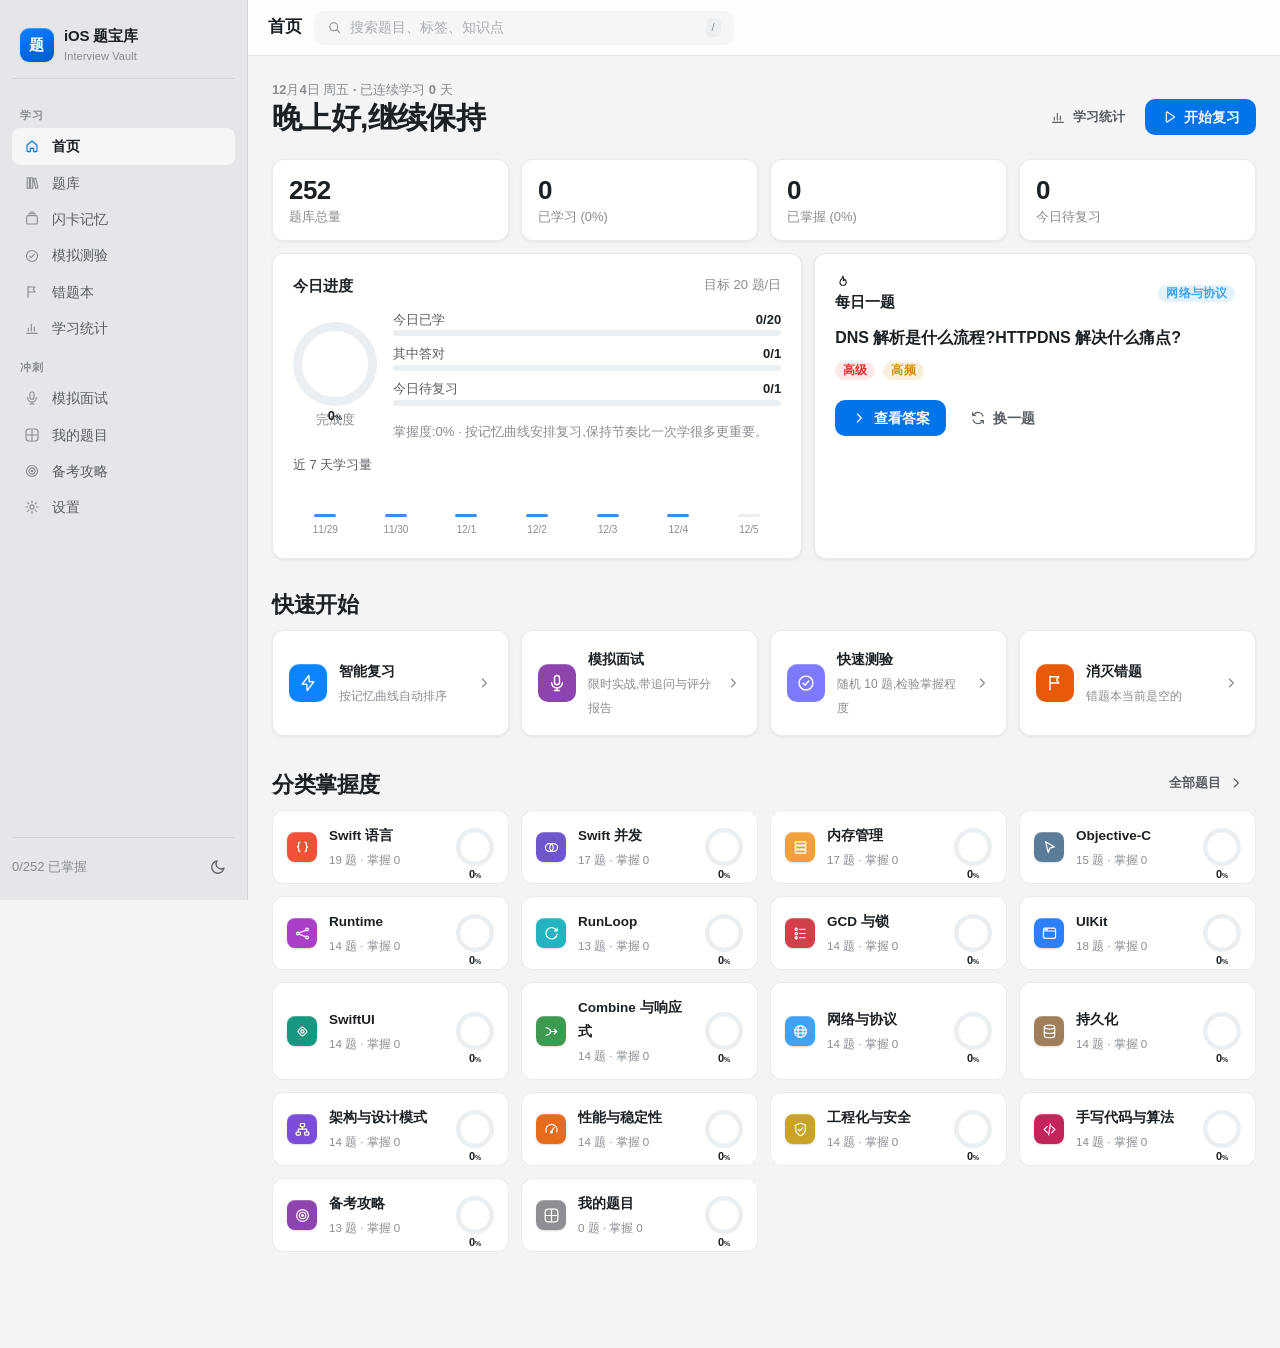
<file: index.html>
<!DOCTYPE html>
<html lang="zh-CN">
<head>
<meta charset="UTF-8">
<meta name="viewport" content="width=device-width, initial-scale=1, viewport-fit=cover">
<title>iOS 题宝库 · iOS 开发者面试复习工作台</title>
<meta name="description" content="帮助 iOS 开发者巩固面试知识、加强记忆、查漏补缺的刷题工作台:闪卡记忆、间隔重复、测验、错题本与学习统计。">
<meta name="theme-color" content="#F5F5F7" id="metaTheme">
<link rel="icon" href="data:image/svg+xml,%3Csvg xmlns='http://www.w3.org/2000/svg' viewBox='0 0 64 64'%3E%3Crect width='64' height='64' rx='14' fill='%230A84FF'/%3E%3Ctext x='32' y='43' font-size='30' text-anchor='middle' fill='white' font-family='-apple-system,PingFang SC,sans-serif' font-weight='700'%3E%E9%A2%98%3C/text%3E%3C/svg%3E">
<link rel="stylesheet" href="css/base.css?v=2.0.4">
<link rel="stylesheet" href="css/components.css?v=2.0.4">
<link rel="stylesheet" href="css/views.css?v=2.0.4">
<link rel="stylesheet" href="css/forms.css?v=2.0.4">
<link rel="manifest" href="manifest.webmanifest">
<meta name="apple-mobile-web-app-capable" content="yes">
<meta name="apple-mobile-web-app-status-bar-style" content="default">
<meta name="apple-mobile-web-app-title" content="题宝库">
<script>
// 主题防闪烁:首绘前应用
(function () {
  try {
    var s = JSON.parse(localStorage.getItem('iosih:settings') || '{}');
    var t = s.theme || 'auto';
    var dark = t === 'dark' || (t === 'auto' && window.matchMedia('(prefers-color-scheme: dark)').matches);
    document.documentElement.dataset.theme = dark ? 'dark' : 'light';
  } catch (e) {
    document.documentElement.dataset.theme = 'light';
  }
})();
</script>
</head>
<body>
<a class="skip-link" href="#view">跳到主要内容</a>
<div id="app" class="app" aria-busy="true"></div>

<script src="js/version.js?v=2.0.4"></script>
<script src="js/util.js?v=2.0.4"></script>
<script src="js/md.js?v=2.0.4"></script>
<script src="js/icons.js?v=2.0.4"></script>
<script src="js/data.js?v=2.0.4"></script>
<script src="js/data/swift.js?v=2.0.4"></script>
<script src="js/data/swift-concurrency.js?v=2.0.4"></script>
<script src="js/data/memory.js?v=2.0.4"></script>
<script src="js/data/objc.js?v=2.0.4"></script>
<script src="js/data/runtime.js?v=2.0.4"></script>
<script src="js/data/runloop.js?v=2.0.4"></script>
<script src="js/data/gcd.js?v=2.0.4"></script>
<script src="js/data/uikit.js?v=2.0.4"></script>
<script src="js/data/swiftui.js?v=2.0.4"></script>
<script src="js/data/combine.js?v=2.0.4"></script>
<script src="js/data/network.js?v=2.0.4"></script>
<script src="js/data/storage.js?v=2.0.4"></script>
<script src="js/data/architecture.js?v=2.0.4"></script>
<script src="js/data/performance.js?v=2.0.4"></script>
<script src="js/data/engineering.js?v=2.0.4"></script>
<script src="js/data/algorithm.js?v=2.0.4"></script>
<script src="js/data/strategy.js?v=2.0.4"></script>
<script src="js/data/custom.js?v=2.0.4"></script>
<script src="js/store.js?v=2.0.4"></script>
<script src="js/router.js?v=2.0.4"></script>
<script src="js/ui.js?v=2.0.4"></script>
<script src="js/views/dashboard.js?v=2.0.4"></script>
<script src="js/views/bank.js?v=2.0.4"></script>
<script src="js/views/cards.js?v=2.0.4"></script>
<script src="js/views/quiz.js?v=2.0.4"></script>
<script src="js/views/wrongbook.js?v=2.0.4"></script>
<script src="js/views/stats.js?v=2.0.4"></script>
<script src="js/views/settings.js?v=2.0.4"></script>
<script src="js/views/composer.js?v=2.0.4"></script>
<script src="js/views/mock.js?v=2.0.4"></script>
<script src="js/app.js?v=2.0.4"></script>
</body>
</html>
</file>
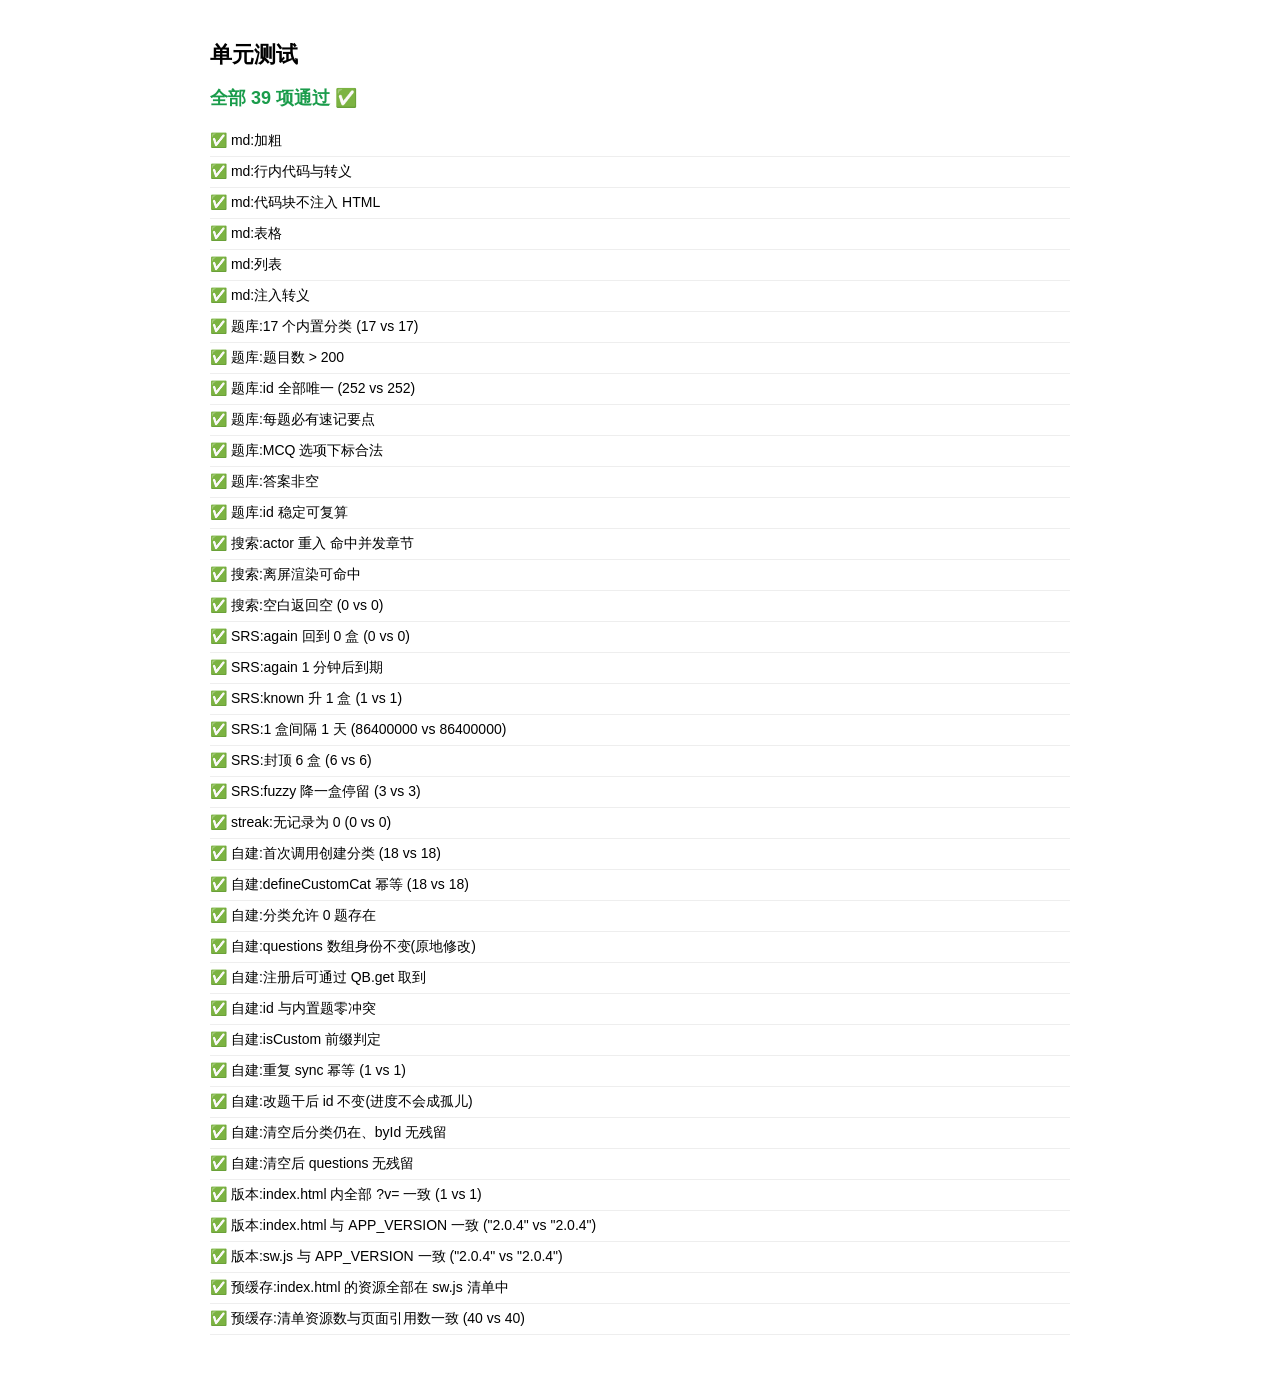
<file: tests.html>
<!DOCTYPE html>
<html lang="zh-CN">
<head>
<meta charset="UTF-8">
<title>iOS 题宝库 · 单元测试</title>
<style>
  body { font-family: -apple-system, "PingFang SC", sans-serif; max-width: 860px; margin: 40px auto; padding: 0 20px; }
  h1 { font-size: 22px; }
  .case { padding: 6px 0; border-bottom: 1px solid #eee; font-size: 14px; }
  .pass::before { content: "✅ "; }
  .fail::before { content: "❌ "; }
  .fail { color: #d00; }
  #summary { font-size: 18px; font-weight: 700; margin: 16px 0; }
</style>
</head>
<body>
<h1>单元测试</h1>
<div id="summary">运行中…</div>
<div id="out"></div>

<script src="js/version.js?v=2.0.4"></script>
<script src="js/util.js?v=2.0.4"></script>
<script src="js/md.js?v=2.0.4"></script>
<script src="js/data.js?v=2.0.4"></script>
<script>
'use strict';
// 加载全部题库
const dataFiles = ["swift","swift-concurrency","memory","objc","runtime","runloop","gcd","uikit","swiftui","combine","network","storage","architecture","performance","engineering","algorithm","strategy"];
function loadNext(i, done) {
  if (i >= dataFiles.length) return done();
  const s = document.createElement('script');
  s.src = 'js/data/' + dataFiles[i] + '.js?v=2.0.4';
  s.onload = () => loadNext(i + 1, done);
  s.onerror = () => { failSuite('数据文件加载失败:' + dataFiles[i]); done(); };
  document.body.appendChild(s);
}

const results = [];
function ok(name, cond) { results.push({ name, pass: !!cond }); }
function eq(name, a, b) { results.push({ name: name + ` (${JSON.stringify(a)} vs ${JSON.stringify(b)})`, pass: a === b }); }
function failSuite(msg) { results.push({ name: msg, pass: false }); }

function run() {
  /* ---- md 渲染 ---- */
  const mdBold = MD.render('这是 **重点** 内容');
  ok('md:加粗', mdBold.includes('<strong>重点</strong>'));
  const mdCode = MD.render('`Array<Int>` 泛型');
  ok('md:行内代码与转义', mdCode.includes('<code>Array&lt;Int&gt;</code>'));
  const mdFence = MD.render('前文\n```swift\nlet a = "<b>"\n```\n后文');
  ok('md:代码块不注入 HTML', mdFence.includes('&lt;b&gt;') && mdFence.includes('<pre>'));
  const mdTable = MD.render('| A | B |\n|---|---|\n| 1 | 2 |');
  ok('md:表格', mdTable.includes('<table>') && mdTable.includes('<th>A</th>') && mdTable.includes('<td>2</td>'));
  const mdList = MD.render('第一行\n- 甲\n- 乙\n第二行');
  ok('md:列表', mdList.includes('<ul>') && mdList.includes('<li>甲</li>'));
  const mdXss = MD.render('<img src=x onerror=alert(1)>');
  ok('md:注入转义', !mdXss.includes('<img'));

  /* ---- 题库完整性 ---- */
  eq('题库:17 个内置分类', QB.cats.filter((c) => c.key !== 'custom').length, 17);
  ok('题库:题目数 > 200', QB.questions.length > 200);
  const idSet = new Set(QB.questions.map(q => q.id));
  eq('题库:id 全部唯一', idSet.size, QB.questions.length);
  ok('题库:每题必有速记要点', QB.questions.every(q => Array.isArray(q.key) && q.key.length > 0));
  ok('题库:MCQ 选项下标合法', QB.questions.every(q => !q.opt || (q.ans >= 0 && q.ans < q.opt.length)));
  ok('题库:答案非空', QB.questions.every(q => typeof q.a === 'string' && q.a.length > 20));

  /* id 稳定性:与题目顺序无关,只由分类+题干决定 */
  const probe = QB.questions.find(q => q.cat === 'swift' && q.t.includes('struct 和 class'));
  ok('题库:id 稳定可复算', probe && probe.id === ('swift-' + fnv('swift|' + probe.t)));

  /* ---- 搜索 ---- */
  const hits = QB.search('actor 重入');
  ok('搜索:actor 重入 命中并发章节', hits.length > 0 && hits[0].cat === 'swift-concurrency');
  const hits2 = QB.search('离屏渲染');
  ok('搜索:离屏渲染可命中', hits2.length > 0);
  eq('搜索:空白返回空', QB.search('   ').length, 0);

  /* ---- SRS(纯函数) ---- */
  const T0 = Date.now();
  const again = App_store_srsNext(0, 'again', T0);
  eq('SRS:again 回到 0 盒', again.box, 0);
  ok('SRS:again 1 分钟后到期', again.due - T0 === 60e3);
  const k1 = App_store_srsNext(0, 'known', T0);
  eq('SRS:known 升 1 盒', k1.box, 1);
  eq('SRS:1 盒间隔 1 天', k1.due - T0, 86400000);
  const k6 = App_store_srsNext(6, 'known', T0);
  eq('SRS:封顶 6 盒', k6.box, 6);
  const fz = App_store_srsNext(4, 'fuzzy', T0);
  eq('SRS:fuzzy 降一盒停留', fz.box, 3);

  /* ---- 连续打卡 ---- */
  eq('streak:无记录为 0', App_streakOf({}), 0);

  /* ---- 自建题不变式(纯内存,不碰 localStorage) ---- */
  const arrRef = QB.questions;
  const catsBefore = QB.cats.length;
  QB.defineCustomCat();
  eq('自建:首次调用创建分类', QB.cats.length, catsBefore + 1);
  QB.defineCustomCat();
  eq('自建:defineCustomCat 幂等', QB.cats.length, catsBefore + 1);
  ok('自建:分类允许 0 题存在', QB.ofCat('custom').length === 0 && !!QB.cat('custom'));

  const cid = QB.mintCustomId();
  QB.syncCustom([{ id: cid, t: '测试自建题', a: '足够长的答案内容用于通过校验', key: ['要点'], lv: 2, fq: 3 }]);
  ok('自建:questions 数组身份不变(原地修改)', arrRef === QB.questions);
  ok('自建:注册后可通过 QB.get 取到', !!QB.get(cid) && QB.get(cid).custom === true);
  ok('自建:id 与内置题零冲突', !QB.questions.filter((q) => !q.custom).some((q) => q.id === cid));
  ok('自建:isCustom 前缀判定', QB.isCustom(cid) && !QB.isCustom('swift-abc1234'));
  QB.syncCustom([{ id: cid, t: '题干被改过了', a: '足够长的答案内容用于通过校验', key: ['要点'] }]);
  eq('自建:重复 sync 幂等', QB.ofCat('custom').length, 1);
  ok('自建:改题干后 id 不变(进度不会成孤儿)', !!QB.get(cid) && QB.get(cid).t === '题干被改过了');
  QB.syncCustom([]);
  ok('自建:清空后分类仍在、byId 无残留', !!QB.cat('custom') && !QB.get(cid));
  ok('自建:清空后 questions 无残留', QB.questions.filter((q) => q.custom).length === 0);

  /* ---- 版本号一致性 + 预缓存交叉校验(防"跑旧文件"幽灵 bug) ---- */
  if (location.protocol === 'file:') {
    results.push({ name: '版本一致性:file:// 下跳过(需 http 环境)', pass: true, skip: true });
    render();
  } else {
    Promise.all([
      fetch('index.html').then((r) => r.text()),
      fetch('sw.js').then((r) => r.text()),
    ]).then(([html, sw]) => {
      const vers = [...html.matchAll(/\?v=([0-9.]+)/g)].map((m) => m[1]);
      const uniq = [...new Set(vers)];
      eq('版本:index.html 内全部 ?v= 一致', uniq.length, 1);
      eq('版本:index.html 与 APP_VERSION 一致', uniq[0], APP_VERSION);
      const swVer = (sw.match(/const VERSION = '([^']+)'/) || [])[1];
      eq('版本:sw.js 与 APP_VERSION 一致', swVer, APP_VERSION);

      // index.html 引用的每个资源都必须在 sw.js 的 ASSETS 里
      const refs = [...html.matchAll(/(?:src|href)="((?:js|css)\/[^"?]+)/g)].map((m) => m[1]);
      const missing = refs.filter((p) => sw.indexOf("'" + p + "'") < 0);
      ok('预缓存:index.html 的资源全部在 sw.js 清单中' + (missing.length ? ' —— 缺少 ' + missing.join(', ') : ''), missing.length === 0);
      eq('预缓存:清单资源数与页面引用数一致', refs.length, refs.length - missing.length);
      render();
    }).catch(() => {
      results.push({ name: '版本一致性:读取文件失败,跳过', pass: true });
      render();
    });
    return;   // 异步分支里自行 render
  }
}

/* store 纯函数副本(避免加载整个 store 触碰 localStorage) */
function App_store_srsNext(box, grade, now) {
  const BOX_DAYS = [0, 1, 2, 4, 8, 16, 32];
  if (grade === 'again') return { box: 0, due: now + 60e3 };
  if (grade === 'fuzzy') { const b = Math.max(1, box - 1); return { box: b, due: now + BOX_DAYS[b] * 86400000 }; }
  const b = Math.min(6, box + 1);
  return { box: b, due: now + BOX_DAYS[b] * 86400000 };
}
function App_streakOf(days) {
  const DAY = 86400000;
  const has = (d) => { const rec = days[dayKey(d)]; return rec && rec.n > 0; };
  let cursor = new Date();
  if (!has(cursor)) cursor = new Date(cursor.getTime() - DAY);
  let c = 0;
  while (has(cursor)) { c++; cursor = new Date(cursor.getTime() - DAY); }
  return c;
}

function render() {
  const failed = results.filter(r => !r.pass);
  const out = document.getElementById('out');
  out.innerHTML = results.map(r => `<div class="case ${r.pass ? 'pass' : 'fail'}">${r.name}</div>`).join('');
  const summary = document.getElementById('summary');
  summary.textContent = failed.length === 0
    ? `全部 ${results.length} 项通过 ✅`
    : `${results.length - failed.length}/${results.length} 通过,${failed.length} 项失败`;
  summary.style.color = failed.length ? '#d00' : '#1a9c4b';
  document.title = failed.length ? `❌ ${failed.length} 失败` : '✅ 全部通过';
  window.TEST_RESULT = { total: results.length, failed: failed.length };
}

loadNext(0, run);
</script>
</body>
</html>
</file>
<file: css/base.css>
/* ============================================================
   iOS 题宝库 · base.css
   设计令牌、复位、排版、应用骨架
   原则:Apple 原生质感 / 发丝分割线 / 层级靠背景阶梯与轻投影
   ============================================================ */

:root {
  /* ---- 中性表面(浅色) ---- */
  --bg: oklch(0.965 0.003 245);
  --bg-side: oklch(0.925 0.004 245);
  --surface: oklch(1 0 0);
  --surface-2: oklch(0.972 0.003 245);
  --surface-3: oklch(0.95 0.004 245);
  --line: oklch(0 0 0 / 0.08);
  --line-strong: oklch(0 0 0 / 0.14);
  --glass: oklch(1 0 0 / 0.82);

  /* ---- 文字 ---- */
  --text: oklch(0.24 0.012 250);
  --text-2: oklch(0.48 0.012 250);
  --text-3: oklch(0.64 0.010 250);
  --text-faint: oklch(0.75 0.008 250);

  /* ---- 语义色 ---- */
  --accent: oklch(0.575 0.20 256);
  --accent-hover: oklch(0.52 0.20 256);
  --accent-soft: oklch(0.575 0.20 256 / 0.10);
  --accent-ink: oklch(0.99 0 0);
  --ok: oklch(0.66 0.16 152);
  --ok-soft: oklch(0.66 0.16 152 / 0.12);
  --warn: oklch(0.70 0.15 72);
  --warn-soft: oklch(0.70 0.15 72 / 0.14);
  --danger: oklch(0.585 0.215 27);
  --danger-soft: oklch(0.585 0.215 27 / 0.10);
  --info: oklch(0.62 0.14 230);

  /* ---- 阴影(仅浮层使用) ---- */
  --shadow-pop: 0 8px 30px oklch(0 0 0 / 0.12), 0 2px 8px oklch(0 0 0 / 0.06);
  --shadow-card: 0 1px 3px oklch(0 0 0 / 0.07);
  --shadow-card-hover: 0 2px 10px oklch(0 0 0 / 0.09), 0 1px 3px oklch(0 0 0 / 0.06);

  /* ---- 圆角标尺 ---- */
  --r-sm: 8px;
  --r-md: 12px;
  --r-lg: 16px;
  --r-btn: 10px;
  --r-pill: 999px;

  /* ---- 间距标尺 ---- */
  --sp-1: 4px;
  --sp-2: 8px;
  --sp-3: 12px;
  --sp-4: 16px;
  --sp-5: 20px;
  --sp-6: 24px;
  --sp-8: 32px;
  --sp-10: 40px;

  /* ---- 动效 ---- */
  --ease-out: cubic-bezier(0.16, 1, 0.3, 1);
  --ease-spring: cubic-bezier(0.2, 0.9, 0.25, 1);
  --dur-fast: 120ms;
  --dur-med: 220ms;
  --dur-slow: 480ms;

  /* ---- 字体 ---- */
  --font: -apple-system, BlinkMacSystemFont, "SF Pro Text", "SF Pro SC",
    "PingFang SC", "HarmonyOS Sans SC", "Helvetica Neue", "Segoe UI",
    "Microsoft YaHei", sans-serif;
  --mono: ui-monospace, "SF Mono", SFMono-Regular, Menlo, Consolas, monospace;

  --side-w: 248px;
  --topbar-h: 56px;
  --content-w: 1060px;
}

:root[data-theme="dark"] {
  --bg: oklch(0.155 0.006 250);
  --bg-side: oklch(0.175 0.007 250);
  --surface: oklch(1 0 0 / 0.055);
  --surface-2: oklch(1 0 0 / 0.09);
  --surface-3: oklch(1 0 0 / 0.13);
  --line: oklch(1 0 0 / 0.10);
  --line-strong: oklch(1 0 0 / 0.18);
  --glass: oklch(0.16 0.006 250 / 0.82);

  --text: oklch(1 0 0 / 0.93);
  --text-2: oklch(1 0 0 / 0.62);
  --text-3: oklch(1 0 0 / 0.45);
  --text-faint: oklch(1 0 0 / 0.32);

  --accent: oklch(0.64 0.17 250);
  --accent-hover: oklch(0.70 0.16 250);
  --accent-soft: oklch(0.64 0.17 250 / 0.16);
  --ok: oklch(0.72 0.17 152);
  --ok-soft: oklch(0.72 0.17 152 / 0.15);
  --warn: oklch(0.78 0.15 75);
  --warn-soft: oklch(0.78 0.15 75 / 0.16);
  --danger: oklch(0.68 0.20 25);
  --danger-soft: oklch(0.68 0.20 25 / 0.15);

  --shadow-pop: 0 12px 40px oklch(0 0 0 / 0.55), 0 2px 10px oklch(0 0 0 / 0.4);
  --shadow-card: 0 1px 2px oklch(0 0 0 / 0.35);
  --shadow-card-hover: 0 3px 14px oklch(0 0 0 / 0.45);
}

/* ---------- 复位 ---------- */
*, *::before, *::after { box-sizing: border-box; }
* { margin: 0; padding: 0; }
html { -webkit-text-size-adjust: 100%; scroll-behavior: smooth; }
body {
  font-family: var(--font);
  font-size: 15px;
  line-height: 1.6;
  color: var(--text);
  background: var(--bg);
  -webkit-font-smoothing: antialiased;
  -moz-osx-font-smoothing: grayscale;
  text-rendering: optimizeLegibility;
  touch-action: manipulation;
  overscroll-behavior-y: none;
}
img, svg { display: block; }
button, input, select, textarea { font: inherit; color: inherit; }
button { background: none; border: 0; cursor: pointer; }
a { color: var(--accent); text-decoration: none; }
ul, ol { list-style: none; }
::selection { background: var(--accent-soft); }

/* 数字统一等宽,统计不跳动 */
.num, .stat-num, .ring-num, time { font-variant-numeric: tabular-nums; }

/* ---------- 焦点与跳转 ---------- */
:focus-visible {
  outline: 2px solid var(--accent);
  outline-offset: 2px;
  border-radius: var(--r-sm);
}
.skip-link {
  position: fixed;
  top: -48px;
  left: 16px;
  z-index: 200;
  padding: 8px 16px;
  border-radius: var(--r-btn);
  background: var(--accent);
  color: var(--accent-ink);
  transition: top var(--dur-med) var(--ease-out);
}
.skip-link:focus-visible { top: 12px; }

/* ---------- 滚动条 ---------- */
::-webkit-scrollbar { width: 10px; height: 10px; }
::-webkit-scrollbar-thumb {
  background: oklch(0.5 0 0 / 0.22);
  border-radius: 6px;
  border: 3px solid transparent;
  background-clip: padding-box;
}
::-webkit-scrollbar-track { background: transparent; }

/* ---------- 应用骨架 ---------- */
.app {
  display: grid;
  grid-template-columns: var(--side-w) 1fr;
  min-height: 100dvh;
}
.side {
  position: sticky;
  top: 0;
  height: 100dvh;
  overflow-y: auto;
  background: var(--bg-side);
  border-right: 1px solid var(--line);
  display: flex;
  flex-direction: column;
  padding: var(--sp-4) var(--sp-3);
  gap: var(--sp-2);
  z-index: 30;
}
.main {
  min-width: 0;
  display: flex;
  flex-direction: column;
}
.topbar {
  position: sticky;
  top: 0;
  z-index: 25;
  height: var(--topbar-h);
  display: flex;
  align-items: center;
  gap: var(--sp-3);
  padding: 0 var(--sp-5);
  background: var(--glass);
  -webkit-backdrop-filter: saturate(1.4) blur(12px);
  backdrop-filter: saturate(1.4) blur(12px);
  border-bottom: 1px solid var(--line);
}
.view {
  flex: 1;
  width: 100%;
  max-width: var(--content-w);
  margin: 0 auto;
  padding: var(--sp-6) var(--sp-6) 96px;
}
.view > * { animation: view-in var(--dur-med) var(--ease-out) both; }
@keyframes view-in {
  from { opacity: 0; transform: translateY(8px); }
  to { opacity: 1; transform: none; }
}

/* 移动端底部标签栏 */
.tabbar { display: none; }

/* ---------- 排版基础 ---------- */
h1, h2, h3, h4, h5 { font-weight: 650; letter-spacing: -0.01em; text-wrap: balance; }
.h-display { font-size: 30px; font-weight: 700; letter-spacing: -0.022em; line-height: 1.15; }
.h-1 { font-size: 22px; font-weight: 700; letter-spacing: -0.018em; line-height: 1.25; }
.h-2 { font-size: 17px; font-weight: 650; line-height: 1.35; }
.h-3 { font-size: 15px; font-weight: 650; }
.t-2 { color: var(--text-2); }
.t-3 { color: var(--text-3); }
.small { font-size: 13px; }
.mono { font-family: var(--mono); }

/* ---------- 通用工具 ---------- */
.row { display: flex; align-items: center; gap: var(--sp-2); }
.row-top { display: flex; align-items: flex-start; gap: var(--sp-2); }
.col { display: flex; flex-direction: column; gap: var(--sp-2); }
.between { display: flex; align-items: center; justify-content: space-between; gap: var(--sp-3); }
.wrap { flex-wrap: wrap; }
.grow { flex: 1; min-width: 0; }
.center { display: flex; align-items: center; justify-content: center; }
.mt-2 { margin-top: var(--sp-2); } .mt-3 { margin-top: var(--sp-3); } .mt-4 { margin-top: var(--sp-4); }
.mt-6 { margin-top: var(--sp-6); } .mt-8 { margin-top: var(--sp-8); }
.gap-1 { gap: var(--sp-1); } .gap-3 { gap: var(--sp-3); } .gap-4 { gap: var(--sp-4); }
.truncate { overflow: hidden; text-overflow: ellipsis; white-space: nowrap; }
.clamp-2 {
  display: -webkit-box;
  -webkit-line-clamp: 2;
  -webkit-box-orient: vertical;
  overflow: hidden;
}

/* 可交互元素统一按下回弹(App shell 规则) */
.press { transition: transform var(--dur-fast) var(--ease-out), opacity var(--dur-fast) var(--ease-out); }
.press:active { transform: scale(0.96); }

/* ---------- 降低动效偏好 ---------- */
@media (prefers-reduced-motion: reduce) {
  *, *::before, *::after {
    animation-duration: 1ms !important;
    transition-duration: 1ms !important;
    scroll-behavior: auto !important;
  }
}
</file>
<file: css/components.css>
/* ============================================================
   iOS 题宝库 · components.css
   侧栏、按钮、徽章、卡片、进度环、弹层、题解排版
   ============================================================ */

/* ---------- 图标默认尺寸(防 SVG 无约束撑爆) ---------- */
.ic { width: 16px; height: 16px; flex: none; }

/* ---------- 品牌 ---------- */
.brand {
  display: flex;
  align-items: center;
  gap: 10px;
  padding: var(--sp-2) var(--sp-2) var(--sp-3);
  border-bottom: 1px solid var(--line);
  margin-bottom: var(--sp-2);
}
.brand-icon {
  width: 34px;
  height: 34px;
  border-radius: 9px;
  background: linear-gradient(160deg, #0a84ff, #0055d4);
  color: #fff;
  display: grid;
  place-items: center;
  font-weight: 800;
  font-size: 15px;
  letter-spacing: 0.02em;
  box-shadow: inset 0 1px 0 rgb(255 255 255 / 0.25), var(--shadow-card);
  flex: none;
}
.brand-name { font-size: 15px; font-weight: 700; letter-spacing: -0.01em; }
.brand-sub { font-size: 11px; color: var(--text-3); letter-spacing: 0.01em; }

/* ---------- 侧栏导航 ---------- */
.nav-label {
  font-size: 11px;
  font-weight: 650;
  color: var(--text-3);
  letter-spacing: 0.06em;
  padding: var(--sp-3) var(--sp-2) var(--sp-1);
}
.nav-item {
  display: flex;
  align-items: center;
  gap: 10px;
  width: 100%;
  padding: 7px 10px;
  border-radius: var(--r-sm);
  color: var(--text-2);
  font-size: 14px;
  font-weight: 500;
  text-align: left;
  transition: background var(--dur-fast) var(--ease-out), color var(--dur-fast) var(--ease-out), transform var(--dur-fast) var(--ease-out);
}
.nav-item:active { transform: scale(0.97); }
.nav-item:hover { background: var(--surface-2); color: var(--text); }
.nav-item.active { background: var(--surface-2); color: var(--text); font-weight: 650; }
.nav-item.active .nav-glyph { color: var(--accent); }
.nav-glyph { width: 20px; height: 20px; flex: none; color: var(--text-3); display: grid; place-items: center; }
.nav-count {
  margin-left: auto;
  font-size: 11.5px;
  font-weight: 650;
  font-variant-numeric: tabular-nums;
  color: var(--text-3);
  background: var(--surface-2);
  border-radius: var(--r-pill);
  padding: 1px 8px;
}
.nav-count.hot { background: var(--danger-soft); color: var(--danger); }
.nav-count.due { background: var(--accent-soft); color: var(--accent); }
.side-foot {
  margin-top: auto;
  padding-top: var(--sp-3);
  border-top: 1px solid var(--line);
  display: flex;
  align-items: center;
  justify-content: space-between;
  gap: var(--sp-2);
}

/* ---------- 分类小图标(应用图标徽章) ---------- */
.cat-icon {
  width: 30px;
  height: 30px;
  border-radius: 8px;
  display: grid;
  place-items: center;
  color: #fff;
  background: var(--cat, #0a84ff);
  flex: none;
  position: relative;
  box-shadow: inset 0 1px 0 rgb(255 255 255 / 0.22), 0 1px 2px rgb(0 0 0 / 0.14);
}
.cat-icon svg { width: 17px; height: 17px; }
.cat-icon.lg { width: 38px; height: 38px; border-radius: 10px; }
.cat-icon.lg svg { width: 21px; height: 21px; }
.cat-icon.ghost {
  background: color-mix(in oklab, var(--cat, #0a84ff) 16%, transparent);
  color: var(--cat, #0a84ff);
  box-shadow: none;
}

/* ---------- 徽章与标签 ---------- */
.badge {
  display: inline-flex;
  align-items: center;
  gap: 4px;
  font-size: 11.5px;
  font-weight: 600;
  line-height: 1;
  padding: 3px 8px;
  border-radius: var(--r-pill);
  white-space: nowrap;
  letter-spacing: 0.01em;
}
.badge.lv1 { background: var(--surface-2); color: var(--text-2); }
.badge.lv2 { background: var(--warn-soft); color: var(--warn); }
.badge.lv3 { background: var(--danger-soft); color: var(--danger); }
.badge.fq3 { background: var(--danger-soft); color: var(--danger); }
.badge.fq2 { background: var(--warn-soft); color: var(--warn); }
.badge.fq1 { background: var(--surface-2); color: var(--text-3); }
.badge.cat {
  background: color-mix(in oklab, var(--cat, #0a84ff) 14%, transparent);
  color: var(--cat, #0a84ff);
}
.badge.info { background: var(--accent-soft); color: var(--accent); }
.badge.ok { background: var(--ok-soft); color: var(--ok); }

/* 掌握状态点 */
.dot { width: 8px; height: 8px; border-radius: 50%; flex: none; }
.dot.new { background: var(--text-faint); }
.dot.learning { background: var(--warn); }
.dot.mastered { background: var(--ok); }
.dot.due { background: var(--accent); box-shadow: 0 0 0 3px var(--accent-soft); }
.dot.wrong { background: var(--danger); }
.status-text { font-size: 12px; color: var(--text-3); }

/* ---------- 按钮 ---------- */
.btn {
  display: inline-flex;
  align-items: center;
  justify-content: center;
  gap: 7px;
  min-height: 36px;
  padding: 7px 16px;
  border-radius: var(--r-btn);
  font-size: 14px;
  font-weight: 600;
  color: var(--text);
  background: var(--surface-2);
  transition: transform var(--dur-fast) var(--ease-out), background var(--dur-fast) var(--ease-out),
    color var(--dur-fast) var(--ease-out), opacity var(--dur-fast) var(--ease-out);
  user-select: none;
}
.btn:active { transform: scale(0.96); }
.btn:hover { background: var(--surface-3); }
.btn:disabled { opacity: 0.45; cursor: default; transform: none; }
.btn.primary { background: var(--accent); color: var(--accent-ink); }
.btn.primary:hover { background: var(--accent-hover); }
.btn.danger { background: var(--danger-soft); color: var(--danger); }
.btn.danger:hover { background: oklch(from var(--danger) l c h / 0.18); }
.btn.ghost { background: transparent; color: var(--text-2); }
.btn.ghost:hover { background: var(--surface-2); color: var(--text); }
.btn.sm { min-height: 30px; padding: 4px 12px; font-size: 13px; border-radius: 8px; }
.btn.lg { min-height: 46px; padding: 11px 22px; font-size: 15px; border-radius: 12px; }
.btn.no { background: var(--danger-soft); color: var(--danger); }
.btn.no:hover { background: oklch(from var(--danger) l c h / 0.18); }
.btn.fuzzy { background: var(--warn-soft); color: var(--warn); }
.btn.fuzzy:hover { background: oklch(from var(--warn) l c h / 0.24); }
.btn.yes { background: var(--ok-soft); color: var(--ok); }
.btn.yes:hover { background: oklch(from var(--ok) l c h / 0.2); }
.btn .ic { width: 16px; height: 16px; }
.btn-block { width: 100%; }

/* 分级评分按钮 */
.grade-btn { flex: 1; min-height: 52px; border-radius: var(--r-md); font-size: 15px; font-weight: 650; gap: 8px; }
.grade-btn .sub { display: block; font-size: 11px; font-weight: 500; opacity: 0.75; }
.grade-btn.no { background: var(--danger-soft); color: var(--danger); }
.grade-btn.no:hover { background: oklch(from var(--danger) l c h / 0.2); }
.grade-btn.fuzzy { background: var(--warn-soft); color: var(--warn); }
.grade-btn.fuzzy:hover { background: oklch(from var(--warn) l c h / 0.24); }
.grade-btn.yes { background: var(--ok-soft); color: var(--ok); }
.grade-btn.yes:hover { background: oklch(from var(--ok) l c h / 0.22); }

/* 图标按钮 */
.icon-btn {
  width: 34px;
  height: 34px;
  border-radius: var(--r-btn);
  display: grid;
  place-items: center;
  color: var(--text-2);
  transition: transform var(--dur-fast) var(--ease-out), background var(--dur-fast) var(--ease-out), color var(--dur-fast) var(--ease-out);
}
.icon-btn:active { transform: scale(0.92); }
.icon-btn:hover { background: var(--surface-2); color: var(--text); }
.icon-btn .ic { width: 18px; height: 18px; }
.icon-btn.on { color: var(--warn); }

/* ---------- 卡片 ---------- */
.card {
  background: var(--surface);
  border: 1px solid var(--line);
  border-radius: var(--r-md);
  box-shadow: var(--shadow-card);
}
.card.pad { padding: var(--sp-5); }
.card.hover {
  transition: transform var(--dur-med) var(--ease-out), box-shadow var(--dur-med) var(--ease-out);
}
.card.hover:hover { box-shadow: var(--shadow-card-hover); transform: translateY(-1px); }

/* 统计瓷贴 */
.stat-tile { padding: var(--sp-4) var(--sp-4) var(--sp-3); display: flex; flex-direction: column; gap: 2px; }
.stat-num { font-size: 26px; font-weight: 750; letter-spacing: -0.022em; line-height: 1.1; }
.stat-label { font-size: 12.5px; color: var(--text-3); font-weight: 500; }

/* ---------- 进度环与条 ---------- */
.ring { position: relative; display: inline-grid; place-items: center; flex: none; }
.ring svg { transform: rotate(-90deg); display: block; }
.ring .ring-bg { stroke: var(--surface-3); }
.ring .ring-fg { stroke: var(--ring-c, var(--accent)); transition: stroke-dashoffset 700ms var(--ease-out); }
.ring-num { font-size: 13px; font-weight: 700; color: var(--text); }
.ring.small .ring-num { font-size: 11px; }

.bar {
  height: 6px;
  border-radius: var(--r-pill);
  background: var(--surface-3);
  overflow: hidden;
  display: flex;
}
.bar > i {
  display: block;
  height: 100%;
  background: var(--bar-c, var(--accent));
  border-radius: var(--r-pill);
  transition: width 500ms var(--ease-out);
}
.bar.stacked > i { border-radius: 0; }
.bar.stacked > i:first-child { border-radius: var(--r-pill) 0 0 var(--r-pill); }
.bar.stacked > i:last-child { border-radius: 0 var(--r-pill) var(--r-pill) 0; }

/* ---------- 输入与分段控件 ---------- */
.search {
  display: flex;
  align-items: center;
  gap: 8px;
  height: 34px;
  padding: 0 12px;
  flex: 1;
  max-width: 420px;
  border-radius: var(--r-btn);
  background: var(--surface-2);
  border: 1px solid transparent;
  transition: border-color var(--dur-fast) var(--ease-out), background var(--dur-fast) var(--ease-out);
}
.search:focus-within { background: var(--surface); border-color: var(--accent); }
.search input { flex: 1; min-width: 0; background: none; border: 0; outline: none; font-size: 14px; }
.search input::placeholder { color: var(--text-faint); }
.search .ic { width: 15px; height: 15px; color: var(--text-3); flex: none; }
.search kbd {
  font-family: var(--font);
  font-size: 11px;
  color: var(--text-3);
  background: var(--surface-3);
  border-radius: 5px;
  padding: 1px 6px;
}

.seg {
  display: inline-flex;
  padding: 3px;
  gap: 2px;
  background: var(--surface-2);
  border-radius: var(--r-btn);
}
.seg button {
  min-height: 28px;
  padding: 4px 14px;
  border-radius: 7px;
  font-size: 13px;
  font-weight: 550;
  color: var(--text-2);
  transition: all var(--dur-fast) var(--ease-out);
}
.seg button:active { transform: scale(0.95); }
.seg button:hover { color: var(--text); }
.seg button.on {
  background: var(--surface);
  color: var(--text);
  font-weight: 650;
  box-shadow: var(--shadow-card);
}

/* 筛选片 */
.chip {
  display: inline-flex;
  align-items: center;
  gap: 6px;
  min-height: 30px;
  padding: 5px 13px;
  border-radius: var(--r-pill);
  font-size: 13px;
  font-weight: 550;
  color: var(--text-2);
  background: var(--surface-2);
  border: 1px solid transparent;
  transition: all var(--dur-fast) var(--ease-out);
  white-space: nowrap;
}
.chip:active { transform: scale(0.95); }
.chip:hover { color: var(--text); background: var(--surface-3); }
.chip.on { background: var(--accent-soft); color: var(--accent); border-color: color-mix(in oklab, var(--accent) 30%, transparent); }
.chip .n { font-size: 11px; opacity: 0.75; font-variant-numeric: tabular-nums; }

/* ---------- 题解排版(markdown-lite 渲染产物) ---------- */
.md { font-size: 14.5px; line-height: 1.75; color: var(--text); }
.md > * + * { margin-top: 10px; }
.md p { text-wrap: pretty; }
.md strong { font-weight: 650; color: var(--text); }
.md h4 { font-size: 14.5px; font-weight: 700; margin-top: 14px; }
.md h5 { font-size: 13.5px; font-weight: 650; color: var(--text-2); margin-top: 12px; }
.md ul, .md ol { padding-left: 4px; display: flex; flex-direction: column; gap: 4px; }
.md li { padding-left: 18px; position: relative; }
.md ul > li::before {
  content: "";
  position: absolute;
  left: 4px;
  top: 0.72em;
  width: 5px;
  height: 5px;
  border-radius: 2px;
  background: var(--accent);
}
.md ol { counter-reset: oli; }
.md ol > li::before {
  counter-increment: oli;
  content: counter(oli);
  position: absolute;
  left: 0;
  top: 0.08em;
  font-size: 12px;
  font-weight: 700;
  color: var(--accent);
  font-variant-numeric: tabular-nums;
}
.md li.sub { margin-left: 20px; }
.md ul > li.sub::before { background: var(--text-faint); border-radius: 50%; width: 4px; height: 4px; }
.md code {
  font-family: var(--mono);
  font-size: 0.86em;
  background: var(--surface-3);
  border-radius: 5px;
  padding: 1.5px 6px;
  letter-spacing: -0.01em;
}
.md pre {
  background: oklch(0.19 0.014 255);
  color: oklch(0.92 0.01 250);
  border-radius: var(--r-sm);
  padding: 12px 14px;
  overflow-x: auto;
  font-family: var(--mono);
  font-size: 12.5px;
  line-height: 1.65;
  tab-size: 2;
}
.md pre code { background: none; padding: 0; color: inherit; font-size: inherit; }
.md pre .c-lang {
  float: right;
  font-size: 10.5px;
  font-weight: 700;
  letter-spacing: 0.08em;
  color: oklch(0.65 0.02 250);
  text-transform: uppercase;
}
.md blockquote {
  border-left: 3px solid var(--accent);
  background: var(--accent-soft);
  border-radius: 0 var(--r-sm) var(--r-sm) 0;
  padding: 8px 12px;
  color: var(--text-2);
  font-size: 14px;
}
.md table {
  width: 100%;
  border-collapse: collapse;
  font-size: 13px;
  border-radius: var(--r-sm);
  overflow: hidden;
}
.md th, .md td { text-align: left; padding: 7px 10px; border-bottom: 1px solid var(--line); }
.md th { background: var(--surface-2); font-weight: 650; white-space: nowrap; color: var(--text-2); }
.md tr:last-child td { border-bottom: 0; }
.md a { text-decoration: underline; text-underline-offset: 3px; }
.md hr { border: 0; border-top: 1px solid var(--line); }

/* 速记要点 */
.keypoints {
  display: flex;
  flex-direction: column;
  gap: 6px;
  background: var(--accent-soft);
  border-radius: var(--r-md);
  padding: 12px 14px;
}
.keypoints .kp-title {
  font-size: 11.5px;
  font-weight: 700;
  letter-spacing: 0.05em;
  color: var(--accent);
  display: flex;
  align-items: center;
  gap: 5px;
}
.keypoints .kp-title .ic { width: 13px; height: 13px; }
.keypoints li {
  font-size: 13.5px;
  padding-left: 16px;
  position: relative;
  color: color-mix(in oklab, var(--accent) 55%, var(--text));
}
.keypoints li::before {
  content: "";
  position: absolute;
  left: 2px;
  top: 0.62em;
  width: 6px;
  height: 6px;
  border-radius: 50%;
  background: var(--accent);
  opacity: 0.7;
}

/* 深挖/追问折叠 */
.deep-toggle {
  display: inline-flex;
  align-items: center;
  gap: 6px;
  font-size: 13px;
  font-weight: 600;
  color: var(--info);
}
.deep-body {
  display: grid;
  grid-template-rows: 0fr;
  transition: grid-template-rows var(--dur-med) var(--ease-out);
}
.deep-body.open { grid-template-rows: 1fr; }
.deep-body > div { overflow: hidden; }
.deep-card {
  margin-top: 8px;
  border: 1px dashed color-mix(in oklab, var(--info) 40%, transparent);
  border-radius: var(--r-md);
  padding: 12px 14px;
  background: color-mix(in oklab, var(--info) 6%, transparent);
}

/* ---------- 弹层 ---------- */
.overlay {
  position: fixed;
  inset: 0;
  z-index: 100;
  background: oklch(0 0 0 / 0.4);
  display: grid;
  place-items: center;
  padding: var(--sp-5);
  animation: fade-in var(--dur-fast) var(--ease-out) both;
  overscroll-behavior: contain;
}
@keyframes fade-in { from { opacity: 0; } to { opacity: 1; } }
.modal {
  width: 100%;
  max-width: 420px;
  background: var(--surface);
  border: 1px solid var(--line);
  border-radius: var(--r-lg);
  box-shadow: var(--shadow-pop);
  padding: var(--sp-5);
  animation: pop-in var(--dur-med) var(--ease-spring) both;
}
@keyframes pop-in {
  from { opacity: 0; transform: translateY(10px) scale(0.97); }
  to { opacity: 1; transform: none; }
}
.modal h3 { font-size: 16px; font-weight: 700; }
.modal .modal-body { margin-top: 8px; font-size: 14px; color: var(--text-2); }
.modal .modal-actions { margin-top: 18px; display: flex; justify-content: flex-end; gap: var(--sp-2); }

/* Toast */
.toasts {
  position: fixed;
  left: 50%;
  bottom: 32px;
  transform: translateX(-50%);
  z-index: 120;
  display: flex;
  flex-direction: column;
  align-items: center;
  gap: 8px;
  pointer-events: none;
}
.toast {
  display: flex;
  align-items: center;
  gap: 8px;
  background: oklch(0.22 0.01 250 / 0.94);
  color: oklch(0.95 0 0);
  font-size: 13.5px;
  font-weight: 550;
  padding: 9px 16px;
  border-radius: var(--r-pill);
  box-shadow: var(--shadow-pop);
  animation: toast-in 260ms var(--ease-spring) both;
}
:root[data-theme="dark"] .toast { background: oklch(0.9 0.005 250 / 0.94); color: oklch(0.2 0.01 250); }
.toast .ic { width: 15px; height: 15px; }
.toast.ok .ic { color: oklch(0.7 0.16 150); }
.toast.warn .ic { color: oklch(0.78 0.15 75); }
.toast.bye { animation: toast-out 220ms var(--ease-out) both; }
@keyframes toast-in {
  from { opacity: 0; transform: translateY(12px) scale(0.94); }
  to { opacity: 1; transform: none; }
}
@keyframes toast-out {
  from { opacity: 1; transform: none; }
  to { opacity: 0; transform: translateY(8px) scale(0.96); }
}

/* ---------- 空状态 ---------- */
.empty {
  display: flex;
  flex-direction: column;
  align-items: center;
  gap: 6px;
  padding: var(--sp-10) var(--sp-6);
  text-align: center;
  color: var(--text-3);
}
.empty .ic { width: 40px; height: 40px; color: var(--text-faint); margin-bottom: 4px; }
.empty .empty-title { font-size: 15px; font-weight: 650; color: var(--text-2); }
.empty p { font-size: 13px; max-width: 340px; }

/* ---------- 搜索结果浮层 ---------- */
.search-pop {
  position: absolute;
  top: calc(var(--topbar-h) - 6px);
  left: var(--sp-5);
  right: var(--sp-5);
  max-width: 560px;
  max-height: min(60vh, 480px);
  overflow-y: auto;
  background: var(--surface);
  border: 1px solid var(--line);
  border-radius: var(--r-md);
  box-shadow: var(--shadow-pop);
  z-index: 60;
  animation: pop-in 160ms var(--ease-out) both;
}
.search-hit {
  display: flex;
  align-items: center;
  gap: 10px;
  width: 100%;
  padding: 10px 14px;
  text-align: left;
  border-bottom: 1px solid var(--line);
  transition: background var(--dur-fast) var(--ease-out);
}
.search-hit:last-child { border-bottom: 0; }
.search-hit:hover, .search-hit.cursor { background: var(--surface-2); }
.search-hit .t { font-size: 14px; font-weight: 550; }
.search-hit .t mark { background: var(--warn-soft); color: inherit; border-radius: 3px; padding: 0 1px; }

/* ---------- 热力图 ---------- */
.heat {
  display: grid;
  grid-auto-flow: column;
  grid-template-rows: repeat(7, 1fr);
  gap: 3px;
}
.heat i {
  width: 11px;
  height: 11px;
  border-radius: 3px;
  background: var(--surface-3);
}
.heat i.l1 { background: color-mix(in oklab, var(--accent) 32%, var(--surface-3)); }
.heat i.l2 { background: color-mix(in oklab, var(--accent) 55%, var(--surface-3)); }
.heat i.l3 { background: color-mix(in oklab, var(--accent) 78%, var(--surface-3)); }
.heat i.l4 { background: var(--accent); }

/* ---------- 底部标签栏(移动端) ---------- */
@media (max-width: 859px) {
  .tabbar {
    display: flex;
    position: fixed;
    left: 0;
    right: 0;
    bottom: 0;
    z-index: 40;
    background: var(--glass);
    -webkit-backdrop-filter: saturate(1.4) blur(14px);
    backdrop-filter: saturate(1.4) blur(14px);
    border-top: 1px solid var(--line);
    padding: 4px 4px calc(4px + env(safe-area-inset-bottom));
  }
  .tab-item {
    flex: 1;
    display: flex;
    flex-direction: column;
    align-items: center;
    gap: 2px;
    padding: 5px 0 3px;
    font-size: 10px;
    font-weight: 600;
    color: var(--text-3);
    border-radius: 10px;
    transition: transform var(--dur-fast) var(--ease-out), color var(--dur-fast) var(--ease-out);
  }
  .tab-item:active { transform: scale(0.94); }
  .tab-item .ic { width: 22px; height: 22px; }
  .tab-item.active { color: var(--accent); }
}

/* 浅色顶栏主题色 */
:root[data-theme="dark"] #metaThemeTheme { color: #141416; }
</file>
<file: css/views.css>
/* ============================================================
   iOS 题宝库 · views.css
   各视图布局 + 闪卡 3D 翻面 + 响应式
   ============================================================ */

/* ==================== 仪表盘 ==================== */
.dash-head { display: flex; align-items: flex-end; justify-content: space-between; gap: var(--sp-4); flex-wrap: wrap; }
.dash-date { font-size: 13px; color: var(--text-3); font-weight: 550; }
.dash-grid { display: grid; grid-template-columns: repeat(3, 1fr); gap: var(--sp-3); }
.dash-grid.cols-4 { grid-template-columns: repeat(4, 1fr); }

.quick-btn {
  display: flex;
  align-items: center;
  gap: var(--sp-3);
  padding: var(--sp-4);
  text-align: left;
  width: 100%;
  border-radius: var(--r-md);
  background: var(--surface);
  border: 1px solid var(--line);
  box-shadow: var(--shadow-card);
  transition: transform var(--dur-med) var(--ease-out), box-shadow var(--dur-med) var(--ease-out);
}
.quick-btn:active { transform: scale(0.97); }
@media (hover: hover) {
  .quick-btn:hover { box-shadow: var(--shadow-card-hover); transform: translateY(-1px); }
}
.quick-btn .qb-title { font-size: 14px; font-weight: 650; }
.quick-btn .qb-sub { font-size: 12px; color: var(--text-3); margin-top: 1px; }
.quick-btn .qb-icon {
  width: 38px; height: 38px; border-radius: 10px; flex: none;
  display: grid; place-items: center; color: #fff;
  box-shadow: inset 0 1px 0 rgb(255 255 255 / 0.22);
}
.quick-btn .qb-icon svg { width: 20px; height: 20px; }

.today-card { display: flex; gap: var(--sp-4); align-items: center; }
.today-ring-col { display: flex; flex-direction: column; align-items: center; gap: 4px; flex: none; }

.cat-tile {
  display: flex;
  align-items: center;
  gap: var(--sp-3);
  padding: 12px 14px;
  border-radius: var(--r-md);
  background: var(--surface);
  border: 1px solid var(--line);
  transition: transform var(--dur-med) var(--ease-out), box-shadow var(--dur-med) var(--ease-out);
  text-align: left;
  width: 100%;
}
@media (hover: hover) { .cat-tile:hover { box-shadow: var(--shadow-card-hover); transform: translateY(-1px); } }
.cat-tile:active { transform: scale(0.98); }
.cat-tile .ct-name { font-size: 13.5px; font-weight: 650; }
.cat-tile .ct-sub { font-size: 11.5px; color: var(--text-3); font-variant-numeric: tabular-nums; }

.mini-bars { display: flex; align-items: flex-end; gap: 6px; height: 56px; }
.mini-bars .mb { flex: 1; display: flex; flex-direction: column; align-items: center; gap: 5px; height: 100%; justify-content: flex-end; }
.mini-bars .mb i {
  width: 100%; max-width: 22px; border-radius: 4px;
  background: color-mix(in oklab, var(--accent) 85%, white);
  min-height: 3px;
  transition: height 400ms var(--ease-out);
}
.mini-bars .mb.future i { background: var(--surface-3); }
.mini-bars .mb span { font-size: 10px; color: var(--text-3); }

.daily-q { position: relative; overflow: hidden; }
.daily-q .dq-cat { position: absolute; right: 14px; top: 12px; opacity: 0.9; }

/* ==================== 题库 ==================== */
.bank-layout { display: grid; grid-template-columns: 200px 1fr; gap: var(--sp-5); align-items: start; }
.bank-rail { position: sticky; top: calc(var(--topbar-h) + 16px); display: flex; flex-direction: column; gap: 2px; }
.rail-item {
  display: flex;
  align-items: center;
  gap: 10px;
  padding: 7px 10px;
  border-radius: var(--r-sm);
  font-size: 13.5px;
  font-weight: 550;
  color: var(--text-2);
  width: 100%;
  text-align: left;
  transition: background var(--dur-fast) var(--ease-out), color var(--dur-fast) var(--ease-out), transform var(--dur-fast) var(--ease-out);
}
.rail-item:active { transform: scale(0.97); }
.rail-item:hover { background: var(--surface-2); color: var(--text); }
.rail-item.active { background: var(--surface-2); color: var(--text); font-weight: 650; }
.rail-item .n { margin-left: auto; font-size: 11px; color: var(--text-3); font-variant-numeric: tabular-nums; }
.rail-item .cat-icon { width: 24px; height: 24px; border-radius: 6px; }
.rail-item .cat-icon svg { width: 13px; height: 13px; }

.filter-bar {
  position: sticky;
  top: var(--topbar-h);
  z-index: 20;
  background: var(--glass);
  -webkit-backdrop-filter: blur(12px) saturate(1.3);
  backdrop-filter: blur(12px) saturate(1.3);
  border: 1px solid var(--line);
  border-radius: var(--r-md);
  padding: 10px 12px;
  display: flex;
  flex-direction: column;
  gap: 8px;
}
.filter-row { display: flex; align-items: center; gap: 6px; flex-wrap: wrap; }
.filter-row .fl { font-size: 12px; color: var(--text-3); font-weight: 600; width: 30px; flex: none; }

.q-row { border-radius: var(--r-md); overflow: hidden; }
.q-row + .q-row { margin-top: 8px; }
.q-head {
  display: flex;
  align-items: center;
  gap: 10px;
  width: 100%;
  padding: 12px 14px;
  text-align: left;
  transition: background var(--dur-fast) var(--ease-out);
}
.q-head:hover { background: var(--surface-2); }
.q-head .qt { font-size: 14.5px; font-weight: 600; line-height: 1.5; flex: 1; min-width: 0; }
.q-head .chev { color: var(--text-3); transition: transform var(--dur-med) var(--ease-out); flex: none; }
.q-row.open .q-head .chev { transform: rotate(90deg); }
.q-body { display: grid; grid-template-rows: 0fr; transition: grid-template-rows var(--dur-med) var(--ease-out); }
.q-row.open .q-body { grid-template-rows: 1fr; }
.q-body > div { overflow: hidden; }
.q-detail { padding: 0 14px 14px 42px; display: flex; flex-direction: column; gap: 12px; }
.q-actions { display: flex; align-items: center; gap: 8px; flex-wrap: wrap; padding-top: 4px; border-top: 1px dashed var(--line); }
.tags-line { display: flex; gap: 5px; flex-wrap: wrap; }
.tag {
  font-size: 11px; font-weight: 550; color: var(--text-3);
  background: var(--surface-2); border-radius: 5px; padding: 2px 7px;
}
.load-more { display: block; margin: 16px auto 0; }
.result-meta { font-size: 12.5px; color: var(--text-3); padding: 2px 4px; }

/* 筛选摘要条 */
.filter-summary {
  display: flex;
  align-items: center;
  gap: 6px;
  flex-wrap: wrap;
  padding: 8px 10px;
  margin-bottom: 8px;
  border-radius: var(--r-md);
  background: var(--accent-soft);
}
.filter-summary .fs-label {
  display: inline-flex;
  align-items: center;
  gap: 5px;
  font-size: 12px;
  font-weight: 650;
  color: var(--accent);
}
.filter-summary .fs-label .ic { width: 13px; height: 13px; }
.filter-summary .fs-tag {
  font-size: 12px;
  font-weight: 550;
  color: color-mix(in oklab, var(--accent) 60%, var(--text));
  background: var(--surface);
  border-radius: var(--r-pill);
  padding: 2px 10px;
}

/* ==================== 闪卡 ==================== */
.stage-head { display: flex; align-items: center; gap: var(--sp-3); margin-bottom: var(--sp-4); }
.stage-progress { flex: 1; }

.flip-wrap { perspective: 1400px; max-width: 640px; margin: 0 auto; width: 100%; }
.flip-card {
  position: relative;
  width: 100%;
  min-height: 380px;
  transform-style: preserve-3d;
  transition: transform var(--dur-slow) var(--ease-spring);
  cursor: pointer;
}
.flip-card.flipped { transform: rotateY(180deg); }
.flip-face {
  position: absolute;
  inset: 0;
  backface-visibility: hidden;
  -webkit-backface-visibility: hidden;
  border-radius: 20px;
  background: var(--surface);
  border: 1px solid var(--line);
  box-shadow: var(--shadow-card);
  display: flex;
  flex-direction: column;
  padding: 26px 28px;
  overflow: hidden;
}
.flip-face.back {
  transform: rotateY(180deg);
  overflow-y: auto;
}
.flip-face .ff-top { display: flex; align-items: center; gap: 8px; flex-wrap: wrap; margin-bottom: 14px; }
.flip-face .ff-q { font-size: 19px; font-weight: 680; line-height: 1.55; letter-spacing: -0.008em; }
.flip-face .ff-hint { margin-top: auto; padding-top: 14px; font-size: 12.5px; color: var(--text-3); display: flex; align-items: center; gap: 6px; }
.flip-face .ff-hint .ic { width: 14px; height: 14px; }
.flip-face .ff-tags { display: flex; gap: 6px; flex-wrap: wrap; margin-top: 12px; }
.flip-face.back .ff-a { flex: 1; }

.grade-row { display: flex; gap: var(--sp-3); max-width: 640px; margin: var(--sp-4) auto 0; }
.flip-side-btn {
  position: absolute;
  top: 50%;
  transform: translateY(-50%);
  width: 40px; height: 40px;
  border-radius: 50%;
  background: var(--surface);
  border: 1px solid var(--line);
  box-shadow: var(--shadow-card);
  display: grid; place-items: center;
  color: var(--text-2);
  transition: transform var(--dur-fast) var(--ease-out), color var(--dur-fast) var(--ease-out);
}
.flip-side-btn:active { transform: translateY(-50%) scale(0.9); }
.flip-side-btn:hover { color: var(--text); }
.flip-zone { position: relative; }
.flip-zone .prev { left: -8px; }
.flip-zone .next { right: -8px; }

.kbd-hints { display: flex; justify-content: center; gap: 16px; margin-top: var(--sp-4); font-size: 12px; color: var(--text-3); }
.kbd-hints kbd {
  font-family: var(--font); font-size: 11px; font-weight: 650;
  background: var(--surface-2); border: 1px solid var(--line);
  border-bottom-width: 2px; border-radius: 6px; padding: 2px 7px; margin-right: 4px;
}

/* 配置卡 */
.pick-grid { display: grid; grid-template-columns: repeat(auto-fill, minmax(210px, 1fr)); gap: 10px; }
.pick-cat {
  display: flex; align-items: center; gap: 10px;
  padding: 11px 13px; border-radius: var(--r-md);
  background: var(--surface); border: 1.5px solid var(--line);
  transition: border-color var(--dur-fast) var(--ease-out), background var(--dur-fast) var(--ease-out), transform var(--dur-fast) var(--ease-out);
  text-align: left; width: 100%;
}
.pick-cat:active { transform: scale(0.97); }
.pick-cat:hover { border-color: var(--line-strong); }
.pick-cat.on { border-color: var(--accent); background: var(--accent-soft); }
.pick-cat .pc-name { font-size: 13.5px; font-weight: 650; }
.pick-cat .pc-sub { font-size: 11.5px; color: var(--text-3); font-variant-numeric: tabular-nums; }

/* 结算屏 */
.session-done { max-width: 480px; margin: 0 auto; text-align: center; display: flex; flex-direction: column; align-items: center; gap: var(--sp-4); }
.done-grades { display: flex; gap: 12px; }
.done-grade { display: flex; flex-direction: column; align-items: center; gap: 2px; min-width: 64px; }
.done-grade .dg-n { font-size: 22px; font-weight: 750; font-variant-numeric: tabular-nums; }
.done-grade .dg-l { font-size: 12px; color: var(--text-3); }

/* ==================== 测验 ==================== */
.quiz-card { max-width: 680px; margin: 0 auto; }
.opt-list { display: flex; flex-direction: column; gap: 8px; margin-top: var(--sp-4); }
.opt-btn {
  display: flex; align-items: center; gap: 12px;
  width: 100%; text-align: left;
  padding: 12px 14px;
  border-radius: var(--r-md);
  background: var(--surface);
  border: 1.5px solid var(--line);
  font-size: 14.5px;
  transition: border-color var(--dur-fast) var(--ease-out), background var(--dur-fast) var(--ease-out), transform var(--dur-fast) var(--ease-out);
}
.opt-btn:active { transform: scale(0.985); }
.opt-btn:hover { border-color: var(--line-strong); }
.opt-btn .opt-key {
  width: 26px; height: 26px; border-radius: 8px; flex: none;
  display: grid; place-items: center;
  background: var(--surface-2); font-size: 13px; font-weight: 700; color: var(--text-2);
  transition: all var(--dur-fast) var(--ease-out);
}
.opt-btn.picked { border-color: var(--accent); background: var(--accent-soft); }
.opt-btn.picked .opt-key { background: var(--accent); color: #fff; }
.opt-btn.right { border-color: var(--ok); background: var(--ok-soft); }
.opt-btn.right .opt-key { background: var(--ok); color: #fff; }
.opt-btn.bad { border-color: var(--danger); background: var(--danger-soft); }
.opt-btn.bad .opt-key { background: var(--danger); color: #fff; }
.opt-btn:disabled { cursor: default; }
.opt-btn .mark { margin-left: auto; flex: none; }
.self-check-actions { display: flex; gap: 12px; margin-top: var(--sp-4); }
.quiz-feedback { margin-top: var(--sp-4); border-radius: var(--r-md); padding: 14px 16px; }
.quiz-feedback.good { background: var(--ok-soft); }
.quiz-feedback.bad { background: var(--danger-soft); }
.quiz-feedback .qf-title { font-size: 13.5px; font-weight: 700; margin-bottom: 6px; }
.quiz-feedback.good .qf-title { color: var(--ok); }
.quiz-feedback.bad .qf-title { color: var(--danger); }

.review-row { display: flex; align-items: center; gap: 10px; padding: 10px 0; border-bottom: 1px solid var(--line); }
.review-row:last-child { border-bottom: 0; }
.review-ic { width: 22px; height: 22px; border-radius: 50%; display: grid; place-items: center; flex: none; }
.review-ic.ok { background: var(--ok-soft); color: var(--ok); }
.review-ic.bad { background: var(--danger-soft); color: var(--danger); }

/* ==================== 错题本 ==================== */
.wrong-meta { display: flex; align-items: center; gap: 6px; font-size: 12px; color: var(--text-3); }
.wrong-n { color: var(--danger); font-weight: 700; font-variant-numeric: tabular-nums; }

/* ==================== 统计 ==================== */
.cat-bar-row { display: flex; align-items: center; gap: 10px; padding: 7px 0; }
.cat-bar-row .cb-name { width: 118px; flex: none; font-size: 13px; font-weight: 600; display: flex; align-items: center; gap: 8px; }
.cat-bar-row .cb-track { flex: 1; }
.cat-bar-row .cb-num { width: 92px; flex: none; text-align: right; font-size: 12px; color: var(--text-3); font-variant-numeric: tabular-nums; }
.legend { display: flex; gap: 14px; flex-wrap: wrap; font-size: 12px; color: var(--text-2); }
.legend i { width: 9px; height: 9px; border-radius: 3px; display: inline-block; margin-right: 5px; }

.box-hist { display: flex; align-items: flex-end; gap: 8px; height: 120px; }
.box-hist .bh { flex: 1; display: flex; flex-direction: column; align-items: center; gap: 6px; height: 100%; justify-content: flex-end; }
.box-hist .bh i { width: 100%; max-width: 34px; border-radius: 5px; min-height: 3px; transition: height 400ms var(--ease-out); }
.box-hist .bh span { font-size: 11px; color: var(--text-3); }

/* ==================== 设置 ==================== */
.set-row { display: flex; align-items: center; justify-content: space-between; gap: var(--sp-4); padding: 14px 0; border-bottom: 1px solid var(--line); }
.set-row:last-child { border-bottom: 0; }
.set-row .sr-title { font-size: 14px; font-weight: 600; }
.set-row .sr-desc { font-size: 12.5px; color: var(--text-3); margin-top: 2px; }

.shortcut-table { width: 100%; border-collapse: collapse; font-size: 13.5px; }
.shortcut-table td { padding: 8px 0; border-bottom: 1px solid var(--line); }
.shortcut-table tr:last-child td { border-bottom: 0; }
.shortcut-table kbd {
  font-family: var(--font); font-size: 11.5px; font-weight: 650;
  background: var(--surface-2); border: 1px solid var(--line); border-bottom-width: 2px;
  border-radius: 6px; padding: 2px 8px; margin-right: 4px;
}

/* ==================== 响应式 ==================== */
@media (max-width: 1080px) {
  .dash-grid.cols-4 { grid-template-columns: repeat(2, 1fr); }
}

@media (max-width: 859px) {
  .app { grid-template-columns: 1fr; }
  .side { display: none; }
  .topbar { padding: 0 var(--sp-3); }
  .view { padding: var(--sp-4) var(--sp-3) calc(92px + env(safe-area-inset-bottom)); }
  .bank-layout { grid-template-columns: 1fr; gap: var(--sp-3); }
  .bank-rail {
    position: static;
    flex-direction: row;
    overflow-x: auto;
    gap: 8px;
    padding-bottom: 4px;
    -webkit-overflow-scrolling: touch;
  }
  .rail-item { width: auto; flex: none; border-radius: var(--r-pill); background: var(--surface-2); padding: 6px 12px 6px 8px; }
  .rail-item.active { background: var(--accent-soft); color: var(--accent); }
  .rail-item .n { margin-left: 0; }
  .dash-grid { grid-template-columns: 1fr; }
  .dash-grid.cols-4 { grid-template-columns: repeat(2, 1fr); }
  .filter-bar { top: calc(var(--topbar-h) + 4px); }
  .q-detail { padding-left: 14px; }
  .flip-card { min-height: 420px; }
  .flip-face { padding: 20px; }
  .flip-side-btn { display: none; }
  .grade-row { flex-direction: row; }
  .grade-btn { min-height: 48px; font-size: 14px; }
  .search kbd { display: none; }
  .cat-bar-row .cb-name { width: 96px; font-size: 12px; }
  .cat-bar-row .cb-name .cat-icon { display: none; }
  .cat-bar-row .cb-num { width: 78px; }
  .h-display { font-size: 24px; }
}

@media (max-width: 400px) {
  .dash-grid.cols-4 { grid-template-columns: 1fr; }
  .done-grades { gap: 8px; }
}
</file>
<file: css/forms.css>
/* ============================================================
   iOS 题宝库 · forms.css
   表单控件、Markdown 编辑器、笔记块、更新提示条
   ============================================================ */

/* ---------- 基础表单控件 ---------- */
.field { display: flex; flex-direction: column; gap: 6px; }
.field-label {
  font-size: 12.5px;
  font-weight: 650;
  color: var(--text-2);
  display: flex;
  align-items: center;
  gap: 6px;
}
.field-label .req { color: var(--danger); }
.field-hint { font-size: 11.5px; color: var(--text-3); }

.input, .textarea {
  width: 100%;
  font-family: inherit;
  font-size: 14.5px;
  line-height: 1.6;
  color: var(--text);
  background: var(--surface-2);
  border: 1.5px solid transparent;
  border-radius: var(--r-btn);
  padding: 9px 12px;
  outline: none;
  transition: border-color var(--dur-fast) var(--ease-out), background var(--dur-fast) var(--ease-out);
}
.input:focus, .textarea:focus { background: var(--surface); border-color: var(--accent); }
.input::placeholder, .textarea::placeholder { color: var(--text-faint); }
.textarea { resize: vertical; min-height: 96px; }
.textarea.tall { min-height: 220px; }
.textarea.mono { font-family: var(--mono); font-size: 13px; }

/* ---------- Markdown 编辑器(编辑 + 实时预览) ---------- */
.md-editor { display: grid; grid-template-columns: 1fr 1fr; gap: var(--sp-3); align-items: start; }
.md-preview {
  border: 1px dashed var(--line-strong);
  border-radius: var(--r-md);
  padding: 12px 14px;
  min-height: 220px;
  max-height: 460px;
  overflow-y: auto;
  background: var(--surface-2);
}
.md-preview:empty::before {
  content: "预览会在这里实时显示";
  color: var(--text-faint);
  font-size: 13px;
}

/* ---------- 选项编辑器 ---------- */
.opt-editor { display: flex; flex-direction: column; gap: 8px; }
.opt-editor-row { display: flex; align-items: center; gap: 8px; }
.opt-editor-row .opt-pick {
  width: 30px; height: 30px; flex: none;
  border-radius: 8px;
  display: grid; place-items: center;
  font-size: 12.5px; font-weight: 700;
  background: var(--surface-2); color: var(--text-3);
  border: 1.5px solid transparent;
  transition: all var(--dur-fast) var(--ease-out);
}
.opt-editor-row .opt-pick:hover { color: var(--text); }
.opt-editor-row .opt-pick.on { background: var(--ok); color: #fff; border-color: var(--ok); }

/* ---------- 笔记块 ---------- */
.note-block {
  border-radius: var(--r-md);
  background: var(--warn-soft);
  padding: 10px 12px;
  display: flex;
  flex-direction: column;
  gap: 6px;
}
.note-block .nb-head {
  display: flex;
  align-items: center;
  gap: 6px;
  font-size: 11.5px;
  font-weight: 700;
  letter-spacing: 0.04em;
  color: var(--warn);
}
.note-block .nb-head .ic { width: 13px; height: 13px; }
.note-block textarea {
  width: 100%;
  font-family: inherit;
  font-size: 13.5px;
  line-height: 1.65;
  color: var(--text);
  background: transparent;
  border: 0;
  outline: none;
  resize: vertical;
  min-height: 52px;
}
.note-block textarea::placeholder { color: color-mix(in oklab, var(--warn) 45%, var(--text-faint)); }
.note-block .nb-foot { display: flex; align-items: center; justify-content: space-between; font-size: 11px; color: var(--text-3); }
/* 列表行上的"有笔记"角标 */
.note-dot { color: var(--warn); flex: none; display: inline-flex; }
.note-dot .ic { width: 14px; height: 14px; }

/* ---------- 新版本提示条 ---------- */
.update-banner {
  position: fixed;
  left: 50%;
  bottom: 24px;
  transform: translateX(-50%);
  z-index: 130;
  display: flex;
  align-items: center;
  gap: 12px;
  padding: 10px 12px 10px 16px;
  border-radius: var(--r-pill);
  background: var(--accent);
  color: var(--accent-ink);
  font-size: 13.5px;
  font-weight: 600;
  box-shadow: var(--shadow-pop);
  animation: toast-in 280ms var(--ease-spring) both;
  max-width: calc(100vw - 32px);
}
.update-banner .btn {
  background: oklch(1 0 0 / 0.22);
  color: var(--accent-ink);
  min-height: 30px;
  padding: 4px 14px;
  font-size: 13px;
}
.update-banner .btn:hover { background: oklch(1 0 0 / 0.32); }
.update-banner .ub-close { color: var(--accent-ink); opacity: 0.75; }
.update-banner .ub-close:hover { opacity: 1; background: oklch(1 0 0 / 0.18); }

/* ---------- 离线状态提示 ---------- */
.offline-chip {
  display: inline-flex;
  align-items: center;
  gap: 5px;
  font-size: 11.5px;
  font-weight: 600;
  color: var(--text-2);
  background: var(--surface-2);
  border-radius: var(--r-pill);
  padding: 3px 10px;
}
.offline-chip .ic { width: 13px; height: 13px; }

/* ---------- 倒计时 / 计划条 ---------- */
.countdown {
  display: flex;
  align-items: center;
  gap: var(--sp-4);
  padding: 14px 16px;
  border-radius: var(--r-md);
  background: var(--surface);
  border: 1px solid var(--line);
  box-shadow: var(--shadow-card);
}
.countdown .cd-num {
  font-size: 34px;
  font-weight: 750;
  letter-spacing: -0.02em;
  line-height: 1;
  font-variant-numeric: tabular-nums;
  color: var(--accent);
}
.countdown .cd-unit { font-size: 12px; color: var(--text-3); }
.countdown.urgent .cd-num { color: var(--danger); }

/* ---------- 计时器(模拟面试) ---------- */
.timer-bar { display: flex; align-items: center; gap: 10px; }
.timer-num {
  font-family: var(--mono);
  font-size: 16px;
  font-weight: 650;
  font-variant-numeric: tabular-nums;
  letter-spacing: -0.02em;
}
.timer-num.warn { color: var(--warn); }
.timer-num.danger { color: var(--danger); }

/* ---------- 快捷键面板 ---------- */
.kbd-panel { display: grid; grid-template-columns: 1fr 1fr; gap: var(--sp-5); }
.kbd-group h4 { font-size: 12px; font-weight: 700; color: var(--text-3); letter-spacing: 0.05em; margin-bottom: 8px; }
.kbd-row { display: flex; align-items: center; justify-content: space-between; gap: 12px; padding: 5px 0; font-size: 13px; }
.kbd-row kbd {
  font-family: var(--font);
  font-size: 11.5px;
  font-weight: 650;
  background: var(--surface-2);
  border: 1px solid var(--line);
  border-bottom-width: 2px;
  border-radius: 6px;
  padding: 2px 8px;
}

/* ---------- 键盘导航高亮 ---------- */
.q-row.kb-cursor {
  outline: 2px solid var(--accent);
  outline-offset: 1px;
}

@media (max-width: 859px) {
  .md-editor { grid-template-columns: 1fr; }
  .md-preview { max-height: 240px; }
  .kbd-panel { grid-template-columns: 1fr; gap: var(--sp-4); }
}
</file>
